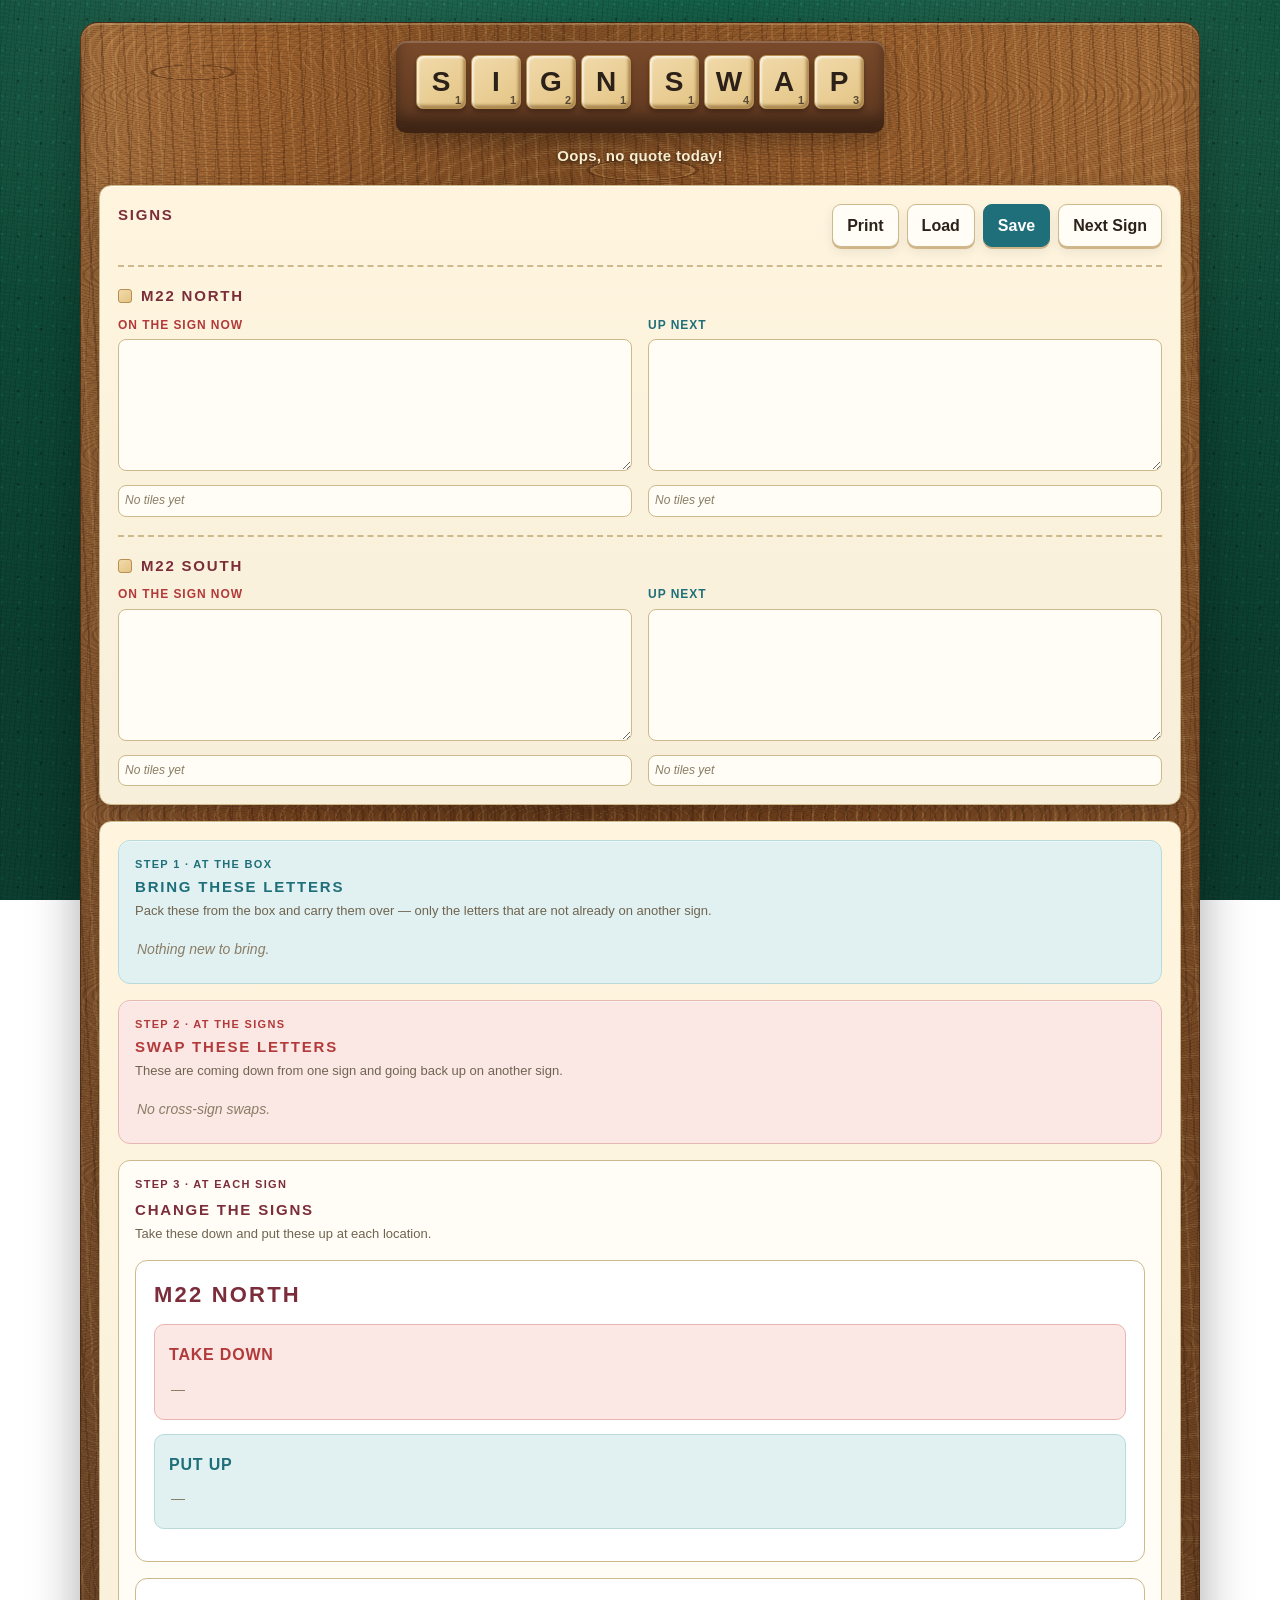
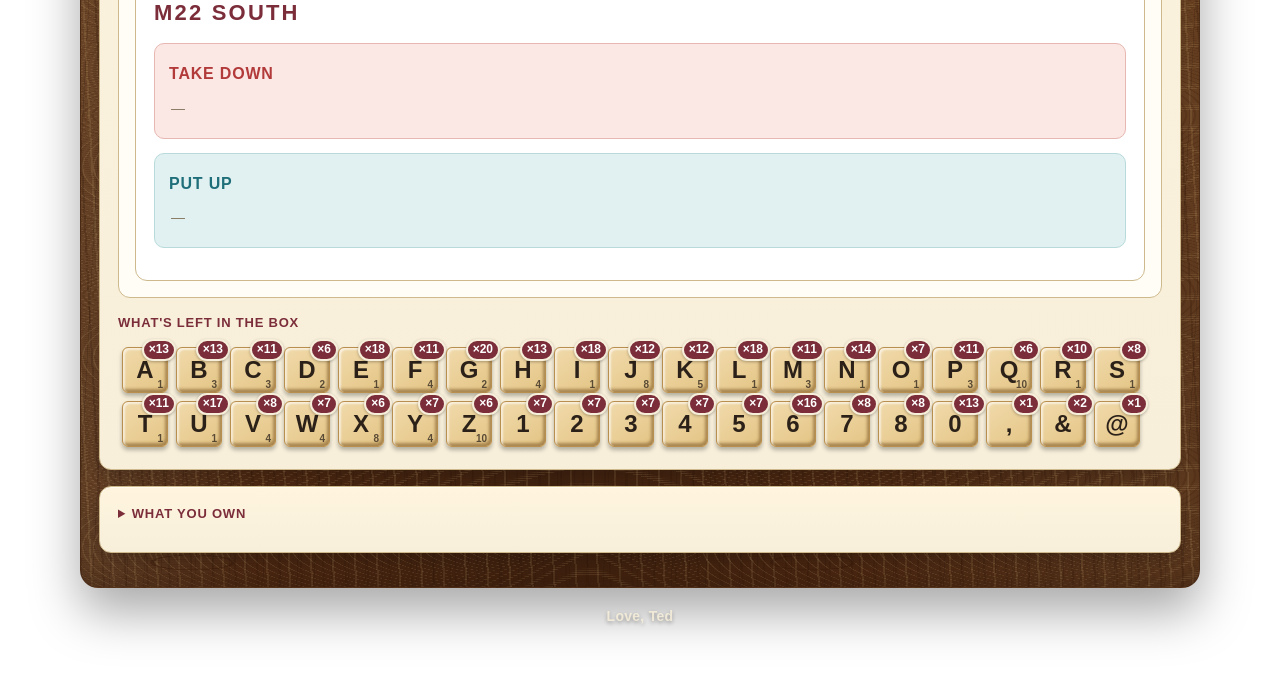
<file: sign_swap.html>
<!doctype html>
<html lang="en">
	<head>
		<meta charset="UTF-8" />
		<meta name="viewport" content="width=device-width, initial-scale=1.0" />
		<title>Sign Swap</title>
		<link
			rel="icon"
			type="image/svg+xml"
			href="data:image/svg+xml,%3Csvg xmlns='http://www.w3.org/2000/svg' viewBox='0 0 64 64'%3E%3Cpath fill='%23c6283d' d='M32 56s-4.2-3.1-8.9-7.1C13.1 40.4 4 31.9 4 21.6 4 13.9 10.1 8 17.7 8c4.4 0 8.6 2.1 11.3 5.5C31.7 10.1 35.9 8 40.3 8 47.9 8 54 13.9 54 21.6c0 10.3-9.1 18.8-19.1 27.3C36.2 52.9 32 56 32 56z'/%3E%3C/svg%3E"
		/>
		<style>
			:root {
				--felt: #0f4d39;
				--felt-2: #0b3c2d;
				--cream: #f7efda;
				--cream-edge: #cdb98c;
				--ink: #2b2119;
				--maple-1: #f1daab;
				--maple-2: #e3c484;
				--maple-edge: #b88f4e;
				--rack: #7a4a2b;
				--rack-dark: #5e3820;
				--burgundy: #7b2d3a;
				--take: #b23a3a;
				--take-bg: #fbe7e4;
				--put: #1f6f7a;
				--put-bg: #e1f1f1;
				--alert: #b81f1f;
				--shadow: rgba(0, 0, 0, 0.28);
			}
			* {
				box-sizing: border-box;
			}
			html,
			body {
				margin: 0;
				padding: 0;
			}
			body {
				font-family: -apple-system, BlinkMacSystemFont, 'Segoe UI', Helvetica, Arial, sans-serif;
				color: var(--ink);
				position: relative;
				background:
					radial-gradient(circle at 20% 0%, rgba(255, 255, 255, 0.08), transparent 24rem),
					radial-gradient(circle at 82% 12%, rgba(247, 239, 218, 0.08), transparent 20rem),
					radial-gradient(120% 90% at 50% -10%, #16604a 0%, var(--felt) 45%, var(--felt-2) 100%);
				background-attachment: fixed;
				min-height: 100vh;
				padding: 22px 16px 60px;
				line-height: 1.45;
			}
			body::before {
				content: '';
				position: fixed;
				inset: 0;
				z-index: 0;
				pointer-events: none;
				background-image:
					radial-gradient(circle at 12% 18%, rgba(255, 255, 255, 0.2) 0 1px, transparent 1.8px),
					radial-gradient(circle at 78% 62%, rgba(0, 0, 0, 0.28) 0 1px, transparent 1.7px),
					repeating-linear-gradient(8deg, rgba(255, 255, 255, 0.075) 0 1px, transparent 1px 4px),
					repeating-linear-gradient(96deg, rgba(0, 0, 0, 0.11) 0 1px, transparent 1px 5px),
					repeating-linear-gradient(142deg, rgba(255, 255, 255, 0.04) 0 1px, transparent 1px 9px),
					linear-gradient(rgba(255, 255, 255, 0.04) 1px, transparent 1px),
					linear-gradient(90deg, rgba(0, 0, 0, 0.075) 1px, transparent 1px);
				background-size:
					17px 23px,
					23px 31px,
					100% 100%,
					100% 100%,
					100% 100%,
					14px 14px,
					14px 14px;
				opacity: 0.95;
				mix-blend-mode: overlay;
			}
			.wrap {
				position: relative;
				z-index: 1;
				max-width: 1120px;
				margin: 0 auto;
				padding: 18px;
				border-radius: 18px;
				border: 1px solid rgba(62, 34, 16, 0.75);
				background:
					radial-gradient(
						ellipse 120px 22px at 18% 26%,
						transparent 0 38px,
						rgba(60, 27, 10, 0.45) 39px 42px,
						transparent 43px 58px
					),
					radial-gradient(
						ellipse 150px 28px at 78% 64%,
						transparent 0 48px,
						rgba(255, 207, 124, 0.18) 49px 52px,
						rgba(55, 25, 10, 0.35) 53px 56px,
						transparent 57px 74px
					),
					repeating-radial-gradient(
						ellipse 180px 34px at 28% 40%,
						rgba(72, 35, 13, 0.24) 0 2px,
						transparent 3px 9px
					),
					repeating-radial-gradient(
						ellipse 220px 42px at 82% 18%,
						rgba(255, 221, 150, 0.13) 0 1px,
						transparent 2px 11px
					),
					repeating-linear-gradient(
						87deg,
						rgba(52, 24, 9, 0.24) 0 2px,
						transparent 2px 10px,
						rgba(255, 221, 150, 0.12) 10px 12px,
						transparent 12px 22px
					),
					repeating-linear-gradient(
						93deg,
						transparent 0 5px,
						rgba(31, 14, 6, 0.16) 5px 6px,
						transparent 6px 17px
					),
					linear-gradient(
						90deg,
						rgba(255, 235, 181, 0.14),
						transparent 16%,
						rgba(0, 0, 0, 0.16) 42%,
						transparent 70%,
						rgba(255, 225, 154, 0.1)
					),
					linear-gradient(180deg, #9a5f2d 0%, #76421e 48%, #4f2a14 100%);
				background-size:
					620px 190px,
					720px 230px,
					560px 180px,
					620px 190px,
					100% 100%,
					100% 100%,
					100% 100%,
					100% 100%;
				box-shadow:
					0 24px 50px rgba(0, 0, 0, 0.34),
					inset 0 2px 0 rgba(255, 229, 176, 0.24),
					inset 0 -12px 24px rgba(43, 20, 8, 0.38);
			}

			header {
				text-align: center;
				margin-bottom: 18px;
			}
			.felt-footer {
				position: relative;
				z-index: 1;
				margin: 18px auto 0;
				text-align: center;
				color: rgba(247, 239, 218, 0.86);
				font-size: 14px;
				font-weight: 700;
				letter-spacing: 0.02em;
				text-shadow: 0 2px 4px rgba(0, 0, 0, 0.34);
			}
			.rack {
				display: inline-flex;
				gap: 18px;
				flex-wrap: wrap;
				justify-content: center;
				padding: 14px 20px 18px;
				border-radius: 10px;
				background: linear-gradient(180deg, var(--rack) 0%, var(--rack-dark) 100%);
				box-shadow:
					0 10px 22px var(--shadow),
					inset 0 2px 0 rgba(255, 255, 255, 0.18),
					inset 0 -10px 14px rgba(0, 0, 0, 0.35);
				border-bottom: 6px solid #3f2414;
				animation: rackDrop 420ms ease-out both;
			}
			.word {
				display: inline-flex;
				gap: 5px;
			}
			.tagline {
				color: #fff4d6;
				margin: 12px 2px 0;
				font-size: 15px;
				letter-spacing: 0.02em;
				font-weight: 650;
				text-shadow: 0 2px 4px rgba(0, 0, 0, 0.55);
			}
			.quote-author {
				display: block;
				margin-top: 3px;
				font-size: 13px;
				font-weight: 700;
			}

			.tile {
				position: relative;
				display: inline-flex;
				align-items: center;
				justify-content: center;
				width: 46px;
				height: 46px;
				border-radius: 6px;
				background: linear-gradient(145deg, var(--maple-1) 0%, var(--maple-2) 100%);
				color: var(--ink);
				font-weight: 800;
				font-size: 24px;
				line-height: 1;
				font-family: 'Helvetica Neue', Helvetica, Arial, sans-serif;
				box-shadow:
					inset 2px 2px 2px rgba(255, 255, 255, 0.6),
					inset -2px -3px 3px rgba(120, 82, 33, 0.55),
					0 3px 4px var(--shadow);
				border: 1px solid var(--maple-edge);
				user-select: none;
				transition:
					transform 160ms ease,
					box-shadow 160ms ease,
					filter 160ms ease;
			}
			.tile .val {
				position: absolute;
				right: 4px;
				bottom: 2px;
				font-size: 10px;
				font-weight: 700;
				opacity: 0.75;
			}
			.tile.head {
				width: 50px;
				height: 54px;
				font-size: 28px;
				border-radius: 7px;
			}
			.tile.head .val {
				font-size: 11px;
			}

			.tilebox {
				position: relative;
				display: inline-block;
				margin: 4px;
				animation: tileSettle 220ms ease-out both;
			}
			.tilebox:hover .tile {
				transform: translateY(-2px) rotate(-1deg);
				filter: saturate(1.06);
				box-shadow:
					inset 2px 2px 2px rgba(255, 255, 255, 0.68),
					inset -2px -3px 3px rgba(120, 82, 33, 0.55),
					0 7px 10px rgba(0, 0, 0, 0.28);
			}
			.badge {
				position: absolute;
				top: -8px;
				right: -8px;
				min-width: 22px;
				height: 22px;
				padding: 0 5px;
				display: flex;
				align-items: center;
				justify-content: center;
				background: var(--burgundy);
				color: #fff;
				border-radius: 11px;
				font-size: 12px;
				font-weight: 800;
				border: 2px solid var(--cream);
				box-shadow: 0 1px 3px var(--shadow);
			}
			.tilebox.short .tile {
				box-shadow:
					inset 2px 2px 2px rgba(255, 255, 255, 0.5),
					0 0 0 3px var(--alert),
					0 3px 5px var(--shadow);
			}
			.tilebox.short .badge {
				background: var(--alert);
			}

			.card {
				background: linear-gradient(180deg, #fff5df 0%, var(--cream) 100%);
				border: 1px solid var(--cream-edge);
				border-radius: 12px;
				box-shadow:
					0 8px 20px var(--shadow),
					inset 0 1px 0 rgba(255, 255, 255, 0.55);
				padding: 18px;
				margin-bottom: 16px;
			}
			.card h2 {
				margin: 0 0 12px;
				font-size: 15px;
				letter-spacing: 0.12em;
				text-transform: uppercase;
				color: var(--burgundy);
			}
			.muted {
				color: #7a6f5d;
				font-size: 13px;
			}

			/* ---- Sign inputs ---- */
			.entry-head {
				display: flex;
				justify-content: space-between;
				align-items: flex-start;
				gap: 12px;
				margin-bottom: 16px;
			}
			.entry-head h2 {
				margin: 0;
				color: var(--burgundy);
			}
			.entry-actions {
				display: flex;
				flex-wrap: wrap;
				justify-content: flex-end;
				gap: 8px;
				margin-top: 0;
			}
			.entry-card.dragging {
				outline: 4px solid #cdebe0;
				outline-offset: 3px;
				transform: translateY(-2px) scale(1.005);
				box-shadow:
					0 16px 34px rgba(0, 0, 0, 0.28),
					0 0 0 5px rgba(31, 111, 122, 0.18);
			}
			.loadstatus {
				font-size: 13px;
				color: #7a6f5d;
				margin-top: 10px;
			}
			.loadstatus:empty {
				display: none;
			}
			.loadstatus.good {
				color: var(--put);
				font-weight: 700;
			}
			.loadstatus.bad {
				color: var(--alert);
				font-weight: 700;
			}
			.signinput {
				padding-top: 18px;
				margin-top: 18px;
				border-top: 2px dashed var(--cream-edge);
			}
			.signinput:first-child {
				padding-top: 0;
				margin-top: 0;
				border-top: 0;
			}
			.signname {
				margin: 0 0 10px;
				font-size: 15px;
				letter-spacing: 0.12em;
				text-transform: uppercase;
				color: var(--burgundy);
				display: flex;
				align-items: center;
				gap: 9px;
			}
			.signname::before {
				content: '';
				width: 12px;
				height: 12px;
				border-radius: 3px;
				background: linear-gradient(145deg, var(--maple-1), var(--maple-2));
				border: 1px solid var(--maple-edge);
			}
			.grid2 {
				display: grid;
				grid-template-columns: 1fr 1fr;
				gap: 16px;
			}
			.iolab {
				font-size: 12px;
				letter-spacing: 0.08em;
				text-transform: uppercase;
				font-weight: 700;
				margin-bottom: 5px;
			}
			.iolab.now {
				color: var(--take);
			}
			.iolab.next {
				color: var(--put);
			}
			textarea {
				width: 100%;
				font: inherit;
				font-size: 18px;
				padding: 13px 14px;
				border-radius: 8px;
				border: 1px solid var(--cream-edge);
				background: #fffdf6;
				color: var(--ink);
				resize: vertical;
				min-height: 132px;
				text-transform: uppercase;
				line-height: 1.5;
			}
			.tilepreview {
				display: flex;
				flex-direction: column;
				gap: 4px;
				margin-top: 8px;
				min-height: 28px;
				padding: 6px;
				border: 1px solid var(--cream-edge);
				border-radius: 8px;
				background: #fffdf6;
			}
			.tilepreview:empty::before {
				content: 'No tiles yet';
				font-size: 12px;
				color: #8a7d66;
				font-style: italic;
			}
			.previewline {
				display: flex;
				flex-wrap: wrap;
				gap: 3px;
				min-height: 24px;
			}
			.previewspace {
				width: 14px;
				height: 24px;
				flex: 0 0 14px;
			}
			.tilepreview .tile {
				width: 24px;
				height: 24px;
				border-radius: 4px;
				font-size: 13px;
			}
			.tilepreview .tile.slam {
				animation: tileSlam 190ms cubic-bezier(0.2, 1.35, 0.35, 1) both;
			}
			.tilepreview .tile.short {
				box-shadow:
					inset 1px 1px 1px rgba(255, 255, 255, 0.5),
					0 0 0 2px var(--alert),
					0 2px 3px var(--shadow);
			}
			.tilepreview .tile .val {
				right: 2px;
				bottom: 1px;
				font-size: 6px;
			}
			textarea:focus,
			input:focus,
			button:focus-visible {
				outline: 3px solid #cdebe0;
				outline-offset: 1px;
			}

			/* ---- Results ---- */
			.eyebrow {
				font-size: 11px;
				font-weight: 800;
				letter-spacing: 0.12em;
				text-transform: uppercase;
				margin-bottom: 3px;
			}
			.panel {
				border-radius: 12px;
				padding: 16px;
				border: 1px solid;
				margin-bottom: 16px;
				box-shadow: inset 0 1px 0 rgba(255, 255, 255, 0.46);
				animation: panelIn 240ms ease-out both;
			}
			.panel.put {
				background: var(--put-bg);
				border-color: #b8dada;
			}
			.panel.swap {
				background: var(--take-bg);
				border-color: #e7b7b1;
			}
			.panel.work {
				background: #fffdf6;
				border-color: var(--cream-edge);
			}
			.panel.put .eyebrow {
				color: var(--put);
			}
			.panel.swap .eyebrow {
				color: var(--take);
			}
			.panel.work .eyebrow {
				color: var(--burgundy);
			}
			.panel h2 {
				margin: 0 0 4px;
				color: var(--put);
			}
			.panel.swap h2 {
				color: var(--take);
			}
			.panel.work h2 {
				color: var(--burgundy);
			}
			.panel .sub {
				font-size: 13px;
				color: #6f6450;
				margin-bottom: 10px;
			}
			.tiles {
				display: flex;
				flex-wrap: wrap;
			}
			.swapgrid {
				display: grid;
				grid-template-columns: repeat(auto-fit, minmax(210px, 1fr));
				gap: 12px;
			}
			.empty {
				font-size: 14px;
				color: #8a7d66;
				font-style: italic;
				padding: 8px 2px;
			}
			.swapblock {
				border: 1px solid #e7b7b1;
				border-radius: 10px;
				background: #fff;
				padding: 12px;
				min-height: 146px;
			}
			.swapblock h3 {
				margin: 0 0 8px;
				font-size: 14px;
				letter-spacing: 0.1em;
				text-transform: uppercase;
				color: var(--take);
			}

			.step2head {
				margin-bottom: 6px;
			}
			.signblock {
				border-top: 1px solid var(--cream-edge);
				padding: 12px 0 2px;
				margin-top: 8px;
			}
			.signblock:first-of-type {
				border-top: 0;
			}
			.signblock h3 {
				margin: 0 0 4px;
				font-size: 14px;
				letter-spacing: 0.1em;
				text-transform: uppercase;
				color: var(--burgundy);
			}
			.panel.work .signblock {
				border: 1px solid var(--cream-edge);
				border-radius: 12px;
				padding: 18px;
				margin-top: 16px;
				background: #fff;
			}
			.panel.work .signblock:first-of-type {
				border-top: 1px solid var(--cream-edge);
			}
			.panel.work .signblock h3 {
				font-size: 22px;
				margin-bottom: 12px;
			}
			.actionbox {
				border: 1px solid var(--cream-edge);
				border-radius: 10px;
				padding: 8px 10px;
				margin: 8px 0;
				background: #fff;
			}
			.actionbox.take {
				background: var(--take-bg);
				border-color: #e7b7b1;
			}
			.actionbox.put {
				background: var(--put-bg);
				border-color: #b8dada;
			}
			.actionbox.swapin {
				background: #fffae8;
				border-color: #e6d6a0;
			}
			.panel.work .actionbox {
				padding: 14px;
				margin: 14px 0;
			}
			.tilerow {
				display: flex;
				flex-wrap: wrap;
				align-items: center;
				gap: 6px;
				margin: 4px 0;
			}
			.panel.work .tilerow {
				gap: 10px;
			}
			.rowlab {
				font-size: 12px;
				font-weight: 800;
				letter-spacing: 0.05em;
				text-transform: uppercase;
				min-width: 92px;
			}
			.panel.work .rowlab {
				font-size: 16px;
				min-width: 0;
				width: 100%;
			}
			.rowlab.take {
				color: var(--take);
			}
			.rowlab.put {
				color: var(--put);
			}
			.rowlab.swapin {
				color: #8a6d12;
			}
			.rowlab + .empty {
				padding: 2px;
			}
			.panel.work .tile {
				width: 72px;
				height: 72px;
				font-size: 38px;
				border-radius: 8px;
			}
			.panel.put .tile,
			.panel.swap .tile {
				width: 72px;
				height: 72px;
				font-size: 38px;
				border-radius: 8px;
			}
			.panel.work .tile .val {
				right: 6px;
				bottom: 4px;
				font-size: 14px;
			}
			.panel.put .tile .val,
			.panel.swap .tile .val {
				right: 6px;
				bottom: 4px;
				font-size: 14px;
			}
			.panel.work .badge {
				top: -10px;
				right: -10px;
				min-width: 28px;
				height: 28px;
				border-radius: 14px;
				font-size: 14px;
			}
			.panel.put .badge,
			.panel.swap .badge {
				top: -10px;
				right: -10px;
				min-width: 28px;
				height: 28px;
				border-radius: 14px;
				font-size: 14px;
			}

			.alertbar {
				background: #fff1f0;
				border: 1px solid #e7b7b1;
				border-left: 6px solid var(--alert);
				border-radius: 10px;
				padding: 12px 14px;
				margin-bottom: 14px;
				color: #7a1f1f;
				animation: noticeIn 220ms ease-out both;
			}
			.alertbar strong {
				color: var(--alert);
			}
			.input-alert-slot {
				margin-top: 16px;
			}
			.input-alert-slot:empty {
				display: none;
			}
			.notebar {
				background: #fffae8;
				border: 1px solid #e6d6a0;
				border-left: 6px solid #caa53a;
				border-radius: 10px;
				padding: 10px 14px;
				margin-bottom: 14px;
				color: #6a5a1f;
				font-size: 14px;
				animation: noticeIn 220ms ease-out both;
			}
			.leftbox {
				margin-top: 6px;
			}
			.leftbox h2,
			.invcard summary {
				font-weight: 700;
				color: var(--burgundy);
				letter-spacing: 0.06em;
				text-transform: uppercase;
				font-size: 13px;
				margin: 0 0 10px;
			}
			.invcard summary {
				cursor: pointer;
			}

			.ghost {
				font: inherit;
				font-weight: 700;
				border: 1px solid var(--cream-edge);
				background: #fffdf6;
				color: var(--ink);
				border-radius: 9px;
				padding: 9px 14px;
				cursor: pointer;
				box-shadow:
					0 2px 0 rgba(184, 143, 78, 0.55),
					0 5px 12px rgba(0, 0, 0, 0.08);
				transition:
					transform 140ms ease,
					box-shadow 140ms ease,
					background 140ms ease;
			}
			.ghost:hover {
				background: #fff;
				transform: translateY(-1px);
				box-shadow:
					0 3px 0 rgba(184, 143, 78, 0.55),
					0 8px 16px rgba(0, 0, 0, 0.12);
			}
			.ghost:active {
				transform: translateY(1px);
				box-shadow: 0 1px 0 rgba(184, 143, 78, 0.55);
			}
			.ghost.save-action {
				background: var(--put);
				border-color: var(--put);
				color: #fff;
			}
			.ghost.save-action:hover {
				background: #185d65;
			}
			.toolbar {
				display: flex;
				flex-wrap: wrap;
				gap: 10px;
				margin-top: 14px;
			}

			.invgrid {
				display: grid;
				grid-template-columns: repeat(auto-fill, minmax(96px, 1fr));
				gap: 10px;
				margin-top: 6px;
			}
			.invcell {
				display: flex;
				align-items: center;
				gap: 8px;
				background: #fffdf6;
				border: 1px solid var(--cream-edge);
				border-radius: 9px;
				padding: 6px 8px;
			}
			.invcell input {
				width: 54px;
				text-align: center;
				padding: 6px 4px;
				font: inherit;
				border-radius: 6px;
				border: 1px solid var(--cream-edge);
				background: #fff;
				color: var(--ink);
			}
			.invchar {
				font-weight: 800;
				font-size: 18px;
				width: 20px;
				text-align: center;
			}

			@media (max-width: 680px) {
				.grid2 {
					grid-template-columns: 1fr;
				}
				.tile {
					width: 40px;
					height: 40px;
					font-size: 21px;
				}
				.panel.put .tile,
				.panel.swap .tile,
				.panel.work .tile {
					width: 54px;
					height: 54px;
					font-size: 29px;
				}
				.panel.work .rowlab {
					width: 100%;
					min-width: 0;
				}
			}
			@keyframes rackDrop {
				from {
					opacity: 0;
					transform: translateY(-10px);
				}
				to {
					opacity: 1;
					transform: translateY(0);
				}
			}
			@keyframes tileSettle {
				from {
					opacity: 0;
					transform: translateY(4px) rotate(1deg);
				}
				to {
					opacity: 1;
					transform: translateY(0) rotate(0);
				}
			}
			@keyframes tileSlam {
				0% {
					opacity: 0;
					transform: translateY(-12px) scale(1.18) rotate(-5deg);
				}
				70% {
					opacity: 1;
					transform: translateY(2px) scale(0.94) rotate(1deg);
				}
				100% {
					opacity: 1;
					transform: translateY(0) scale(1) rotate(0);
				}
			}
			@keyframes panelIn {
				from {
					opacity: 0.82;
					transform: translateY(3px);
				}
				to {
					opacity: 1;
					transform: translateY(0);
				}
			}
			@keyframes noticeIn {
				from {
					opacity: 0;
					transform: translateY(-4px);
				}
				to {
					opacity: 1;
					transform: translateY(0);
				}
			}
			@media (prefers-reduced-motion: reduce) {
				* {
					animation: none !important;
					transition: none !important;
				}
			}

			.printonly {
				display: none;
			}
			@media print {
				@page {
					margin: 0.35in;
				}
				body {
					background: #fff;
					padding: 0;
					color: #000;
				}
				body::before {
					display: none;
				}
				.wrap {
					display: contents;
					max-width: 100%;
					padding: 0;
					border: 0;
					background: transparent;
					box-shadow: none;
				}
				.card,
				.tilebox,
				.panel {
					animation: none;
					transform: none;
					box-shadow: none;
				}
				header,
				.felt-footer,
				.entry-card,
				.invcard,
				.toolbar,
				.leftbox {
					display: none !important;
				}
				.panel,
				.signblock {
					break-inside: avoid;
				}
				.panel.put,
				.panel.swap {
					border: 1px solid #000;
					background: #fff;
				}
				.panel.work {
					break-inside: auto;
					border: 0;
					background: #fff;
					padding: 0;
					margin: 0;
				}
				.panel.work > .eyebrow,
				.panel.work > h2,
				.panel.work > .sub {
					display: none;
				}
				.panel.work .signblock {
					break-before: page;
					page-break-before: always;
					min-height: 10in;
					height: 10in;
					border: 1px solid #000;
					border-radius: 0;
					padding: 0.35in;
					margin: 0;
					background: #fff;
					overflow: hidden;
				}
				.panel.work .signsheet {
					transform: scale(var(--print-scale, 1));
					transform-origin: top left;
					width: calc(100% / var(--print-scale, 1));
				}
				.panel.work .signblock h3 {
					font-size: 32px;
					margin: 0 0 0.25in;
					color: #000;
				}
				.panel.work .actionbox {
					border: 1px solid #000;
					background: #fff;
					padding: 0.2in;
					margin: 0.2in 0;
				}
				.panel.work .rowlab {
					font-size: 22px;
					min-width: 0;
					width: 100%;
					color: #000;
				}
				.panel.work .tile {
					width: 0.82in;
					height: 0.82in;
					font-size: 34pt;
					border-radius: 0;
				}
				.panel.put .tile,
				.panel.swap .tile {
					width: 0.82in;
					height: 0.82in;
					font-size: 34pt;
					border-radius: 0;
				}
				.panel.work .tile .val {
					font-size: 12pt;
				}
				.panel.put .tile .val,
				.panel.swap .tile .val {
					font-size: 12pt;
				}
				.panel.work .badge {
					min-width: 0.28in;
					height: 0.28in;
					border-radius: 0.14in;
					font-size: 11pt;
				}
				.panel.put .badge,
				.panel.swap .badge {
					min-width: 0.28in;
					height: 0.28in;
					border-radius: 0.14in;
					font-size: 11pt;
				}
				.badge {
					background: #000 !important;
					color: #fff !important;
					border-color: #fff;
					box-shadow: none;
					-webkit-print-color-adjust: exact;
					print-color-adjust: exact;
				}
				.tile {
					box-shadow: none;
					border: 1px solid #555;
					background: #eee;
				}
				.tilebox.short .tile,
				.tilepreview .tile.short {
					box-shadow: none;
					border: 3px dashed #000;
					background-image: repeating-linear-gradient(
						45deg,
						transparent 0,
						transparent 7px,
						rgba(0, 0, 0, 0.18) 7px,
						rgba(0, 0, 0, 0.18) 10px
					);
					-webkit-print-color-adjust: exact;
					print-color-adjust: exact;
				}
				.printonly {
					display: block;
					margin-bottom: 12px;
				}
				.printonly h1 {
					font-size: 20px;
					margin: 0;
				}
			}
		</style>
	</head>
	<body>
		<div class="wrap">
			<header>
				<div class="rack" aria-hidden="true">
					<span class="word" id="wm1"></span>
					<span class="word" id="wm2"></span>
				</div>
				<p class="tagline" id="tagline">Pack the letters, then change the signs.</p>
			</header>

			<!-- Sign inputs (always visible) -->
			<section class="card entry-card" id="entry"></section>

			<!-- Results (live) -->
			<section id="results" class="card">
				<div class="printonly">
					<h1>Sign change list</h1>
					<div class="muted" id="printDate"></div>
				</div>
				<div class="panel put">
					<div class="eyebrow">Step 1 · At the box</div>
					<h2>Bring these letters</h2>
					<div class="sub">
						Pack these from the box and carry them over — only the letters that are not already on
						another sign.
					</div>
					<div class="tiles" id="bringTiles"></div>
				</div>

				<div class="panel swap">
					<div class="eyebrow">Step 2 · At the signs</div>
					<h2>Swap these letters</h2>
					<div class="sub">
						These are coming down from one sign and going back up on another sign.
					</div>
					<div class="tiles" id="swapTiles"></div>
				</div>

				<div class="panel work">
					<div class="eyebrow step2head">Step 3 · At each sign</div>
					<h2>Change the signs</h2>
					<div class="sub">Take these down and put these up at each location.</div>
					<div id="perSign"></div>
				</div>

				<div class="leftbox">
					<h2>What's left in the box</h2>
					<div class="tiles" id="leftTiles"></div>
				</div>
			</section>

			<!-- Inventory -->
			<section class="card invcard">
				<details>
					<summary>What you own</summary>
					<p class="muted">
						One shared box of tiles for all three signs. Edit any number, or load a list from a CSV
						file.
					</p>
					<div class="invgrid" id="invGrid"></div>
					<div class="toolbar">
						<button class="ghost" id="exportBtn">Save inventory to CSV</button>
						<label class="ghost" style="cursor: pointer"
							>Load inventory from CSV
							<input type="file" id="importInput" accept=".csv,text/csv" hidden />
						</label>
						<button class="ghost" id="resetInvBtn">Reset to original counts</button>
					</div>
				</details>
			</section>
		</div>
		<footer class="felt-footer">Love, Ted</footer>

		<script>
			'use strict';

			const LETTERS = 'ABCDEFGHIJKLMNOPQRSTUVWXYZ'.split('');
			const DIGITS = '1234567890'.split('');
			const SYMBOLS = [',', '.', '-', '/', ':', '!', '?', '&', '%', ';', '"', '$', '@'];
			const CHARS = [...LETTERS, ...DIGITS, ...SYMBOLS];
			const CHARSET = new Set(CHARS);
			const TILE_EQUIV = { 9: '6', '-': 'I', '/': 'I' };
			const TILE_POOL_LABEL = { 6: '6/9', I: 'I/-//' };
			const VALUES = {
				A: 1,
				B: 3,
				C: 3,
				D: 2,
				E: 1,
				F: 4,
				G: 2,
				H: 4,
				I: 1,
				J: 8,
				K: 5,
				L: 1,
				M: 3,
				N: 1,
				O: 1,
				P: 3,
				Q: 10,
				R: 1,
				S: 1,
				T: 1,
				U: 1,
				V: 4,
				W: 4,
				X: 8,
				Y: 4,
				Z: 10,
			};

			const SIGNS = [
				{ key: 'M22N', label: 'M22 North' },
				{ key: 'M22S', label: 'M22 South' },
			];

			const DEFAULT_INV = {
				A: 13,
				B: 13,
				C: 11,
				D: 6,
				E: 18,
				F: 11,
				G: 20,
				H: 13,
				I: 18,
				J: 12,
				K: 12,
				L: 18,
				M: 11,
				N: 14,
				O: 7,
				P: 11,
				Q: 6,
				R: 10,
				S: 8,
				T: 11,
				U: 17,
				V: 8,
				W: 7,
				X: 6,
				Y: 7,
				Z: 6,
				1: 7,
				2: 7,
				3: 7,
				4: 7,
				5: 7,
				6: 16,
				7: 8,
				8: 8,
				9: 0,
				0: 13,
				',': 1,
				'.': 0,
				'-': 0,
				'/': 0,
				':': 0,
				'!': 0,
				'?': 0,
				'&': 2,
				'%': 0,
				';': 0,
				'"': 0,
				$: 0,
				'@': 1,
			};

			const STORE_KEY = 'signswap.v2';

			let state = { inv: {}, text: {} };

			function loadState() {
				try {
					const r = localStorage.getItem(STORE_KEY);
					if (r) {
						const s = JSON.parse(r);
						if (s && typeof s === 'object') return s;
					}
				} catch (e) {}
				return null;
			}
			function saveState() {
				try {
					localStorage.setItem(STORE_KEY, JSON.stringify(state));
				} catch (e) {}
			}

			function inv() {
				for (const c of CHARS) if (!(c in state.inv)) state.inv[c] = DEFAULT_INV[c] || 0;
				return state.inv;
			}
			function txt(key) {
				if (!state.text[key]) state.text[key] = { now: '', next: '' };
				return state.text[key];
			}

			/* tiles */
			function tileEl(ch, cls) {
				const t = document.createElement('span');
				t.className = 'tile' + (cls ? ' ' + cls : '');
				t.textContent = ch;
				const v = VALUES[ch];
				if (v) {
					const s = document.createElement('span');
					s.className = 'val';
					s.textContent = v;
					t.appendChild(s);
				}
				return t;
			}
			function tileCount(ch, n, short) {
				const box = document.createElement('span');
				box.className = 'tilebox' + (short ? ' short' : '');
				box.appendChild(tileEl(ch));
				const b = document.createElement('span');
				b.className = 'badge';
				b.textContent = '×' + n;
				box.appendChild(b);
				return box;
			}
			function fillTiles(el, map, shortSet) {
				el.innerHTML = '';
				let any = false;
				for (const ch of CHARS) {
					const n = map[ch] || 0;
					if (n > 0) {
						el.appendChild(tileCount(ch, n, shortSet && shortSet.has(ch)));
						any = true;
					}
				}
				return any;
			}
			function hasTiles(map) {
				for (const ch of CHARS) if ((map[ch] || 0) > 0) return true;
				return false;
			}
			function tileKey(ch) {
				return TILE_EQUIV[ch] || ch;
			}
			function tilePoolLabel(key) {
				return TILE_POOL_LABEL[key] || key;
			}
			function addPoolCount(out, ch, n) {
				if (n > 0) {
					const key = tileKey(ch);
					out[key] = (out[key] || 0) + n;
				}
			}
			function poolCounts(map) {
				const out = {};
				for (const ch of CHARS) addPoolCount(out, ch, map[ch] || 0);
				return out;
			}
			function fillTilePreview(el, text, shortSet, animate) {
				el.innerHTML = '';
				if (!String(text || '').trim()) return;
				let lastTile = null;
				const lines = String(text || '')
					.toUpperCase()
					.split(/\r?\n/);
				for (const line of lines) {
					const row = document.createElement('div');
					row.className = 'previewline';
					for (const ch of line) {
						if (ch === ' ') {
							row.appendChild(document.createElement('span')).className = 'previewspace';
							continue;
						}
						if (CHARSET.has(ch))
							lastTile = row.appendChild(tileEl(ch, shortSet && shortSet.has(ch) ? 'short' : ''));
					}
					el.appendChild(row);
				}
				if (animate && lastTile) lastTile.classList.add('slam');
			}

			/* counting */
			function countText(text, counts, unknown) {
				for (const ch of (text || '').toUpperCase()) {
					if (CHARSET.has(ch)) counts[ch] = (counts[ch] || 0) + 1;
					else if (ch.trim() !== '') unknown.add(ch);
				}
			}

			/* build header wordmark */
			function buildWordmark() {
				const map = { wm1: 'SIGN', wm2: 'SWAP' };
				for (const id in map) {
					const el = document.getElementById(id);
					el.innerHTML = '';
					for (const ch of map[id]) el.appendChild(tileEl(ch, 'head'));
				}
			}

			/* build sign inputs */
			function buildEntry() {
				const wrap = document.getElementById('entry');
				wrap.innerHTML = '';
				const head = document.createElement('div');
				head.className = 'entry-head';
				const title = document.createElement('h2');
				title.textContent = 'Signs';
				const actions = document.createElement('div');
				actions.className = 'entry-actions';
				const promote = document.createElement('button');
				promote.type = 'button';
				promote.className = 'ghost';
				promote.id = 'promoteBtn';
				promote.textContent = 'Next Sign';
				const print = document.createElement('button');
				print.type = 'button';
				print.className = 'ghost';
				print.id = 'printBtn';
				print.textContent = 'Print';
				const load = document.createElement('button');
				load.type = 'button';
				load.className = 'ghost';
				load.id = 'loadBtn';
				load.textContent = 'Load';
				const save = document.createElement('button');
				save.type = 'button';
				save.className = 'ghost save-action';
				save.id = 'saveBtn';
				save.textContent = 'Save';
				const loadInput = document.createElement('input');
				loadInput.type = 'file';
				loadInput.id = 'loadInput';
				loadInput.accept = '.json,application/json';
				loadInput.hidden = true;
				actions.appendChild(print);
				actions.appendChild(load);
				actions.appendChild(save);
				actions.appendChild(promote);
				actions.appendChild(loadInput);
				head.appendChild(title);
				head.appendChild(actions);
				wrap.appendChild(head);
				for (const sign of SIGNS) {
					const t = txt(sign.key);
					const block = document.createElement('div');
					block.className = 'signinput';
					const h = document.createElement('h3');
					h.className = 'signname';
					h.textContent = sign.label;
					block.appendChild(h);
					const g = document.createElement('div');
					g.className = 'grid2';

					g.appendChild(ioCol('On the sign now', 'now', sign.key, 'now', t.now));
					g.appendChild(ioCol('Up Next', 'next', sign.key, 'next', t.next));
					block.appendChild(g);
					wrap.appendChild(block);
				}
				const alertSlot = document.createElement('div');
				alertSlot.id = 'alertSlot';
				alertSlot.className = 'input-alert-slot';
				wrap.appendChild(alertSlot);
				const noteSlot = document.createElement('div');
				noteSlot.id = 'noteSlot';
				wrap.appendChild(noteSlot);
				const loadStatus = document.createElement('div');
				loadStatus.id = 'loadStatus';
				loadStatus.className = 'loadstatus';
				wrap.appendChild(loadStatus);
			}
			function ioCol(label, cls, signKey, field, val) {
				const col = document.createElement('div');
				const l = document.createElement('div');
				l.className = 'iolab ' + cls;
				l.textContent = label;
				const ta = document.createElement('textarea');
				ta.value = val || '';
				ta.spellcheck = true;
				ta.setAttribute('aria-label', signKey + ' ' + label);
				ta.setAttribute('spellcheck', 'true');
				const preview = document.createElement('div');
				preview.className = 'tilepreview';
				preview.setAttribute('aria-hidden', 'true');
				preview.dataset.signKey = signKey;
				preview.dataset.field = field;
				fillTilePreview(preview, ta.value);
				ta.addEventListener('focus', warmAudio);
				ta.addEventListener('pointerdown', warmAudio);
				ta.addEventListener('input', () => {
					txt(signKey)[field] = ta.value;
					preview.dataset.animateNext = '1';
					saveState();
					calculate();
				});
				ta.addEventListener('keydown', (e) => playTileSound(e.key));
				col.appendChild(l);
				col.appendChild(ta);
				col.appendChild(preview);
				return col;
			}
			let audioCtx = null;
			function warmAudio() {
				try {
					audioCtx = audioCtx || new (window.AudioContext || window.webkitAudioContext)();
					if (audioCtx.state === 'suspended') audioCtx.resume().catch(() => {});
				} catch (e) {}
			}
			function playTileSound(key) {
				if (key === ' ' || key === 'Spacebar') key = 'Space';
				const isTileKey = key && key.length === 1 && CHARSET.has(key.toUpperCase());
				const isEditKey = ['Backspace', 'Delete', 'Enter'].includes(key);
				if (!isTileKey && !isEditKey) return;
				try {
					audioCtx = audioCtx || new (window.AudioContext || window.webkitAudioContext)();
					if (audioCtx.state === 'suspended') {
						audioCtx
							.resume()
							.then(playTileClack)
							.catch(() => {});
						return;
					}
					playTileClack();
				} catch (e) {}
			}
			function playTileClack() {
				const now = audioCtx.currentTime + 0.001;
				try {
					const master = audioCtx.createGain();
					master.gain.setValueAtTime(2.8, now);
					master.connect(audioCtx.destination);
					const buffer = audioCtx.createBuffer(1, audioCtx.sampleRate * 0.035, audioCtx.sampleRate);
					const data = buffer.getChannelData(0);
					for (let i = 0; i < data.length; i++)
						data[i] = (Math.random() * 2 - 1) * (1 - i / data.length);
					const noise = audioCtx.createBufferSource();
					const noiseGain = audioCtx.createGain();
					const noiseFilter = audioCtx.createBiquadFilter();
					noise.buffer = buffer;
					noiseFilter.type = 'bandpass';
					noiseFilter.frequency.setValueAtTime(3400 + Math.random() * 900, now);
					noiseFilter.Q.setValueAtTime(1.7, now);
					noiseGain.gain.setValueAtTime(0.0001, now);
					noiseGain.gain.exponentialRampToValueAtTime(0.18, now + 0.002);
					noiseGain.gain.exponentialRampToValueAtTime(0.0001, now + 0.022);
					noise.connect(noiseFilter);
					noiseFilter.connect(noiseGain);
					noiseGain.connect(master);
					noise.start(now);
					noise.stop(now + 0.03);

					for (const offset of [0, 0.012]) {
						const click = audioCtx.createOscillator();
						const clickGain = audioCtx.createGain();
						const clickFilter = audioCtx.createBiquadFilter();
						const t = now + offset;
						click.type = 'triangle';
						click.frequency.setValueAtTime(2350 + Math.random() * 750, t);
						clickFilter.type = 'bandpass';
						clickFilter.frequency.setValueAtTime(3300 + Math.random() * 700, t);
						clickFilter.Q.setValueAtTime(2.6, t);
						clickGain.gain.setValueAtTime(0.0001, t);
						clickGain.gain.exponentialRampToValueAtTime(offset ? 0.09 : 0.13, t + 0.002);
						clickGain.gain.exponentialRampToValueAtTime(0.0001, t + 0.018);
						click.connect(clickFilter);
						clickFilter.connect(clickGain);
						clickGain.connect(master);
						click.start(t);
						click.stop(t + 0.022);
					}
				} catch (e) {}
			}

			/* inventory editor */
			function buildInv() {
				const grid = document.getElementById('invGrid');
				grid.innerHTML = '';
				const I = inv();
				for (const ch of CHARS) {
					const cell = document.createElement('div');
					cell.className = 'invcell';
					const c = document.createElement('span');
					c.className = 'invchar';
					c.textContent = ch;
					const i = document.createElement('input');
					i.type = 'text';
					i.inputMode = 'numeric';
					i.value = I[ch] || 0;
					i.addEventListener('input', () => {
						let n = parseInt(i.value, 10);
						if (isNaN(n) || n < 0) n = 0;
						I[ch] = n;
						saveState();
						calculate();
					});
					cell.appendChild(c);
					cell.appendChild(i);
					grid.appendChild(cell);
				}
			}

			/* main calculation (live) */
			function calculate() {
				const I = inv();
				const unknown = new Set();
				const adds = {}; // aggregate put-up letters across signs
				const removes = {}; // aggregate take-down letters across signs
				const current = {}; // total now across signs
				const stays = {}; // letters that stay on the same sign
				const bring = {}; // letters that must come from the box
				const swap = {}; // letters reused from another sign
				const deployed = {}; // total next across signs
				const perSign = []; // {label, take:{}, put:{}, swap:{}}

				for (const sign of SIGNS) {
					const t = txt(sign.key);
					const now = {},
						next = {};
					countText(t.now, now, unknown);
					countText(t.next, next, unknown);
					const take = {},
						put = {};
					for (const ch of CHARS) {
						const c = now[ch] || 0,
							n = next[ch] || 0;
						const d = n - c;
						if (c > 0) current[ch] = (current[ch] || 0) + c;
						if (c > 0 && n > 0) stays[ch] = (stays[ch] || 0) + Math.min(c, n);
						if (d > 0) {
							put[ch] = d;
							adds[ch] = (adds[ch] || 0) + d;
						}
						if (d < 0) {
							take[ch] = -d;
							removes[ch] = (removes[ch] || 0) + -d;
						}
						if (n > 0) deployed[ch] = (deployed[ch] || 0) + n;
					}
					perSign.push({ label: sign.label, take, put, swap: {} });
				}

				const poolInv = poolCounts(I);
				const poolRemoves = poolCounts(removes);
				const poolCurrent = poolCounts(current);
				const poolStays = poolCounts(stays);
				const poolDeployed = poolCounts(deployed);

				const poolSwapUsed = {};
				for (const ch of CHARS) {
					const key = tileKey(ch);
					const validCurrent = Math.min(poolCurrent[key] || 0, poolInv[key] || 0);
					const transferable = Math.min(
						poolRemoves[key] || 0,
						Math.max(0, validCurrent - (poolStays[key] || 0))
					);
					const availableForPool = Math.max(0, transferable - (poolSwapUsed[key] || 0));
					const pooledMoved = Math.min(adds[ch] || 0, availableForPool);
					if (pooledMoved > 0) {
						swap[ch] = pooledMoved;
						poolSwapUsed[key] = (poolSwapUsed[key] || 0) + pooledMoved;
					}
					const fromBox = (adds[ch] || 0) - pooledMoved;
					if (fromBox > 0) bring[ch] = fromBox;
				}
				const remainingSwap = Object.assign({}, swap);
				for (const s of perSign) {
					for (const ch of CHARS) {
						const n = Math.min(s.put[ch] || 0, remainingSwap[ch] || 0);
						if (n > 0) {
							s.swap[ch] = n;
							remainingSwap[ch] -= n;
						}
					}
				}

				// shortages: total deployed exceeds what's owned
				const shortSet = new Set();
				const shortages = [];
				for (const ch of CHARS) {
					const key = tileKey(ch);
					if (key !== ch) continue;
					const need = poolDeployed[key] || 0,
						have = poolInv[key] || 0;
					if (need > have) {
						for (const mark of CHARS) if (tileKey(mark) === key) shortSet.add(mark);
						shortages.push({ ch: tilePoolLabel(key), need, have });
					}
				}

				document.querySelectorAll('.tilepreview').forEach((preview) => {
					const t = txt(preview.dataset.signKey);
					const field = preview.dataset.field;
					const animate = preview.dataset.animateNext === '1';
					delete preview.dataset.animateNext;
					fillTilePreview(preview, t[field] || '', field === 'next' ? shortSet : null, animate);
				});

				// Step 1 bring
				if (!fillTiles(document.getElementById('bringTiles'), bring, shortSet))
					document.getElementById('bringTiles').innerHTML =
						'<div class="empty">Nothing new to bring.</div>';

				// Step 2 swap
				const swapEl = document.getElementById('swapTiles');
				swapEl.innerHTML = '';
				swapEl.className = 'swapgrid';
				let hasSwap = false;
				for (const s of perSign) {
					if (!hasTiles(s.swap)) continue;
					hasSwap = true;
					const blk = document.createElement('div');
					blk.className = 'swapblock';
					const h = document.createElement('h3');
					h.textContent = s.label;
					blk.appendChild(h);
					const row = document.createElement('div');
					row.className = 'tiles';
					fillTiles(row, s.swap, shortSet);
					blk.appendChild(row);
					swapEl.appendChild(blk);
				}
				if (!hasSwap) {
					swapEl.className = 'tiles';
					swapEl.innerHTML = '<div class="empty">No cross-sign swaps.</div>';
				}

				// Step 3 per sign
				const ps = document.getElementById('perSign');
				ps.innerHTML = '';
				for (const s of perSign) {
					const blk = document.createElement('div');
					blk.className = 'signblock';
					const sheet = document.createElement('div');
					sheet.className = 'signsheet';
					const h = document.createElement('h3');
					h.textContent = s.label;
					sheet.appendChild(h);
					sheet.appendChild(actionBox('take', tileRow('Take down', 'take', s.take)));
					if (hasTiles(s.swap))
						sheet.appendChild(actionBox('swapin', tileRow('Swap in', 'swapin', s.swap)));
					sheet.appendChild(actionBox('put', tileRow('Put up', 'put', s.put)));
					blk.appendChild(sheet);
					ps.appendChild(blk);
				}

				// leftover
				const left = {};
				for (const ch of CHARS) {
					if (tileKey(ch) !== ch) continue;
					const v = (poolInv[ch] || 0) - (poolDeployed[ch] || 0);
					if (v > 0) left[ch] = v;
				}
				if (!fillTiles(document.getElementById('leftTiles'), left, null))
					document.getElementById('leftTiles').innerHTML =
						'<div class="empty">Box is empty after this change.</div>';

				// alert
				const alertSlot = document.getElementById('alertSlot');
				alertSlot.innerHTML = '';
				if (shortages.length) {
					const div = document.createElement('div');
					div.className = 'alertbar';
					const parts = shortages
						.map((s) => `${s.ch} (need ${s.need}, have ${s.have})`)
						.join(' · ');
					div.innerHTML = `<strong>Not enough tiles.</strong> The box does not hold enough for all three signs: ${parts}. The red-ringed tiles are the ones you are short on.`;
					alertSlot.appendChild(div);
				}

				// unknown note
				const noteSlot = document.getElementById('noteSlot');
				noteSlot.innerHTML = '';
				if (unknown.size) {
					const div = document.createElement('div');
					div.className = 'notebar';
					div.textContent =
						'These typed characters have no tile and were ignored: ' + [...unknown].join('  ');
					noteSlot.appendChild(div);
				}

				document.getElementById('printDate').textContent = new Date().toLocaleDateString();
			}
			function actionBox(cls, row) {
				const box = document.createElement('div');
				box.className = 'actionbox ' + cls;
				box.appendChild(row);
				return box;
			}
			function tileRow(label, cls, map) {
				const row = document.createElement('div');
				row.className = 'tilerow';
				const l = document.createElement('span');
				l.className = 'rowlab ' + cls;
				l.textContent = label;
				row.appendChild(l);
				let any = false;
				for (const ch of CHARS) {
					const n = map[ch] || 0;
					if (n > 0) {
						row.appendChild(tileCount(ch, n, false));
						any = true;
					}
				}
				if (!any) {
					const e = document.createElement('span');
					e.className = 'empty';
					e.textContent = '—';
					row.appendChild(e);
				}
				return row;
			}

			/* CSV */
			function csvField(s) {
				s = String(s);
				return s.includes(',') || s.includes('"') || s.includes('\n')
					? '"' + s.replace(/"/g, '""') + '"'
					: s;
			}
			function exportCSV() {
				const I = inv();
				let out = 'character,count\n';
				for (const ch of CHARS) out += csvField(ch) + ',' + (I[ch] || 0) + '\n';
				const blob = new Blob([out], { type: 'text/csv' });
				const a = document.createElement('a');
				a.href = URL.createObjectURL(blob);
				a.download = 'sign_inventory.csv';
				document.body.appendChild(a);
				a.click();
				a.remove();
			}
			function parseCSV(text) {
				const rows = [];
				let i = 0,
					field = '',
					row = [],
					inQ = false;
				const pushF = () => {
					row.push(field);
					field = '';
				};
				const pushR = () => {
					if (row.length || field !== '') {
						pushF();
						rows.push(row);
						row = [];
					}
				};
				while (i < text.length) {
					const ch = text[i];
					if (inQ) {
						if (ch === '"') {
							if (text[i + 1] === '"') {
								field += '"';
								i += 2;
								continue;
							}
							inQ = false;
							i++;
							continue;
						}
						field += ch;
						i++;
						continue;
					}
					if (ch === '"') {
						inQ = true;
						i++;
						continue;
					}
					if (ch === ',') {
						pushF();
						i++;
						continue;
					}
					if (ch === '\n') {
						pushR();
						i++;
						continue;
					}
					if (ch === '\r') {
						i++;
						continue;
					}
					field += ch;
					i++;
				}
				pushR();
				return rows;
			}
			function importCSV(file) {
				const reader = new FileReader();
				reader.onload = () => {
					const rows = parseCSV(reader.result);
					const I = inv();
					let applied = 0;
					for (const r of rows) {
						if (r.length < 2) continue;
						let ch = r[0];
						const cnt = parseInt(r[1], 10);
						if (ch == null) continue;
						ch = ch.trim();
						if (ch.length === 1) ch = ch.toUpperCase();
						if (CHARSET.has(ch) && !isNaN(cnt)) {
							I[ch] = Math.max(0, cnt);
							applied++;
						}
					}
					saveState();
					buildInv();
					calculate();
					alert(
						applied
							? 'Loaded ' + applied + ' tile counts.'
							: 'No matching tiles found. Use two columns: character, count.'
					);
				};
				reader.readAsText(file);
			}

			function bindEntryActions() {
				document.getElementById('printBtn').addEventListener('click', () => {
					preparePrintScaling();
					window.print();
				});
				document.getElementById('saveBtn').addEventListener('click', saveStateFile);
				document
					.getElementById('loadBtn')
					.addEventListener('click', () => document.getElementById('loadInput').click());
				document.getElementById('loadInput').addEventListener('change', (e) => {
					if (e.target.files[0]) loadStateFile(e.target.files[0]);
					e.target.value = '';
				});
				bindEntryDrop();
				document.getElementById('promoteBtn').addEventListener('click', () => {
					if (!confirm('Confirm, this will remove the current sign.')) return;
					for (const sign of SIGNS) {
						const t = txt(sign.key);
						t.now = t.next;
						t.next = '';
					}
					saveState();
					buildEntry();
					bindEntryActions();
					calculate();
					window.scrollTo({ top: 0, behavior: 'smooth' });
				});
			}
			function bindEntryDrop() {
				const entry = document.getElementById('entry');
				entry.addEventListener('dragover', (e) => {
					e.preventDefault();
					entry.classList.add('dragging');
					setLoadStatus('Drop JSON file to load it.', '');
				});
				entry.addEventListener('dragleave', (e) => {
					if (!entry.contains(e.relatedTarget)) {
						entry.classList.remove('dragging');
					}
				});
				entry.addEventListener('drop', (e) => {
					e.preventDefault();
					entry.classList.remove('dragging');
					const file = [...(e.dataTransfer.files || [])].find(
						(f) => f.name.toLowerCase().endsWith('.json') || f.type === 'application/json'
					);
					if (!file) {
						setLoadStatus('Drop a .json save file here.', 'bad');
						return;
					}
					loadStateFile(file);
				});
			}
			async function saveStateFile() {
				saveState();
				const stamp = fileTimestamp(new Date());
				const filename = 'sign_swap_' + stamp + '.json';
				const data = {
					app: 'sign_swap',
					version: 2,
					savedAt: new Date().toISOString(),
					state,
				};
				const blob = new Blob([JSON.stringify(data, null, 2)], { type: 'application/json' });

				if (window.showSaveFilePicker) {
					try {
						const handle = await window.showSaveFilePicker({
							suggestedName: filename,
							types: [
								{
									description: 'JSON save file',
									accept: { 'application/json': ['.json'] },
								},
							],
						});
						const writable = await handle.createWritable();
						await writable.write(blob);
						await writable.close();
						setLoadStatus('Saved ' + filename + '.', 'good');
						return;
					} catch (err) {
						if (err && err.name === 'AbortError') return;
					}
				}

				const a = document.createElement('a');
				a.href = URL.createObjectURL(blob);
				a.download = filename;
				document.body.appendChild(a);
				a.click();
				a.remove();
				setTimeout(() => URL.revokeObjectURL(a.href), 1000);
				setLoadStatus('Downloaded ' + filename + '.', 'good');
			}
			function loadStateFile(file) {
				setLoadStatus('Loading ' + file.name + '...', '');
				const reader = new FileReader();
				reader.onload = () => {
					try {
						const parsed = JSON.parse(reader.result);
						const nextState = normalizeLoadedState(parsed);
						state = nextState;
						saveState();
						buildEntry();
						bindEntryActions();
						buildInv();
						calculate();
						setLoadStatus('Loaded ' + file.name + '.', 'good');
					} catch (err) {
						setLoadStatus(
							'Could not load ' + file.name + '. Use a Sign Swap JSON save file.',
							'bad'
						);
					}
				};
				reader.onerror = () => setLoadStatus('Could not read ' + file.name + '.', 'bad');
				reader.readAsText(file);
			}
			function normalizeLoadedState(data) {
				const raw = data && data.state ? data.state : data;
				if (!raw || typeof raw !== 'object') throw new Error('Invalid state');
				const next = { inv: {}, text: {} };
				const rawInv = raw.inv && typeof raw.inv === 'object' ? raw.inv : {};
				for (const ch of CHARS) {
					const n = parseInt(rawInv[ch], 10);
					next.inv[ch] = isNaN(n) || n < 0 ? DEFAULT_INV[ch] || 0 : n;
				}
				const rawText = raw.text && typeof raw.text === 'object' ? raw.text : {};
				for (const sign of SIGNS) {
					const t =
						rawText[sign.key] && typeof rawText[sign.key] === 'object' ? rawText[sign.key] : {};
					next.text[sign.key] = { now: String(t.now || ''), next: String(t.next || '') };
				}
				return next;
			}
			function setLoadStatus(msg, kind) {
				const el = document.getElementById('loadStatus');
				if (!el) return;
				el.textContent = msg;
				el.className = 'loadstatus' + (kind ? ' ' + kind : '');
			}
			function fileTimestamp(d) {
				const pad = (n) => String(n).padStart(2, '0');
				return (
					d.getFullYear() +
					'-' +
					pad(d.getMonth() + 1) +
					'-' +
					pad(d.getDate()) +
					'_' +
					pad(d.getHours()) +
					pad(d.getMinutes()) +
					pad(d.getSeconds())
				);
			}
			function preparePrintScaling() {
				clearPrintScaling();
				const maxHeight = 9.3 * 96;
				document.querySelectorAll('.panel.work .signblock').forEach((block) => {
					const sheet = block.querySelector('.signsheet');
					if (!sheet) return;
					const scale = Math.min(1, maxHeight / sheet.scrollHeight);
					block.style.setProperty('--print-scale', Math.max(0.55, scale).toFixed(3));
				});
			}
			function clearPrintScaling() {
				document.querySelectorAll('.panel.work .signblock').forEach((block) => {
					block.style.removeProperty('--print-scale');
				});
			}
			async function loadTaglineQuote() {
				const el = document.getElementById('tagline');
				if (!el) return;
				const fallback = 'Oops, no quote today!';
				const renderQuote = (quote, author) => {
					el.textContent = quote ? `"${quote}"` : fallback;
					if (quote && author) {
						const by = document.createElement('span');
						by.className = 'quote-author';
						by.textContent = author;
						el.appendChild(by);
					}
				};
				try {
					const controller = new AbortController();
					const timer = setTimeout(() => controller.abort(), 3500);
					const res = await fetch('https://motivational-spark-api.vercel.app/api/quotes/random', {
						signal: controller.signal,
					});
					clearTimeout(timer);
					if (!res.ok) throw new Error('Quote request failed');
					const data = await res.json();
					const q = data && data.quote;
					const a = data && data.author;
					if (!q) throw new Error('Quote missing');
					renderQuote(q, a);
				} catch (e) {
					renderQuote('', '');
				}
			}

			/* init */
			function init() {
				const saved = loadState();
				if (saved) {
					state = Object.assign({ inv: {}, text: {} }, saved);
					if (!state.inv) state.inv = {};
					if (!state.text) state.text = {};
				}
				buildWordmark();
				loadTaglineQuote();
				buildEntry();
				buildInv();
				calculate();

				bindEntryActions();
				document.getElementById('exportBtn').addEventListener('click', exportCSV);
				document.getElementById('importInput').addEventListener('change', (e) => {
					if (e.target.files[0]) importCSV(e.target.files[0]);
					e.target.value = '';
				});
				document.getElementById('resetInvBtn').addEventListener('click', () => {
					if (confirm('Reset inventory to the original counts?')) {
						state.inv = Object.assign({}, DEFAULT_INV);
						saveState();
						buildInv();
						calculate();
					}
				});
				window.addEventListener('beforeprint', preparePrintScaling);
				window.addEventListener('afterprint', clearPrintScaling);
			}
			init();
		</script>
	</body>
</html>
</file>
